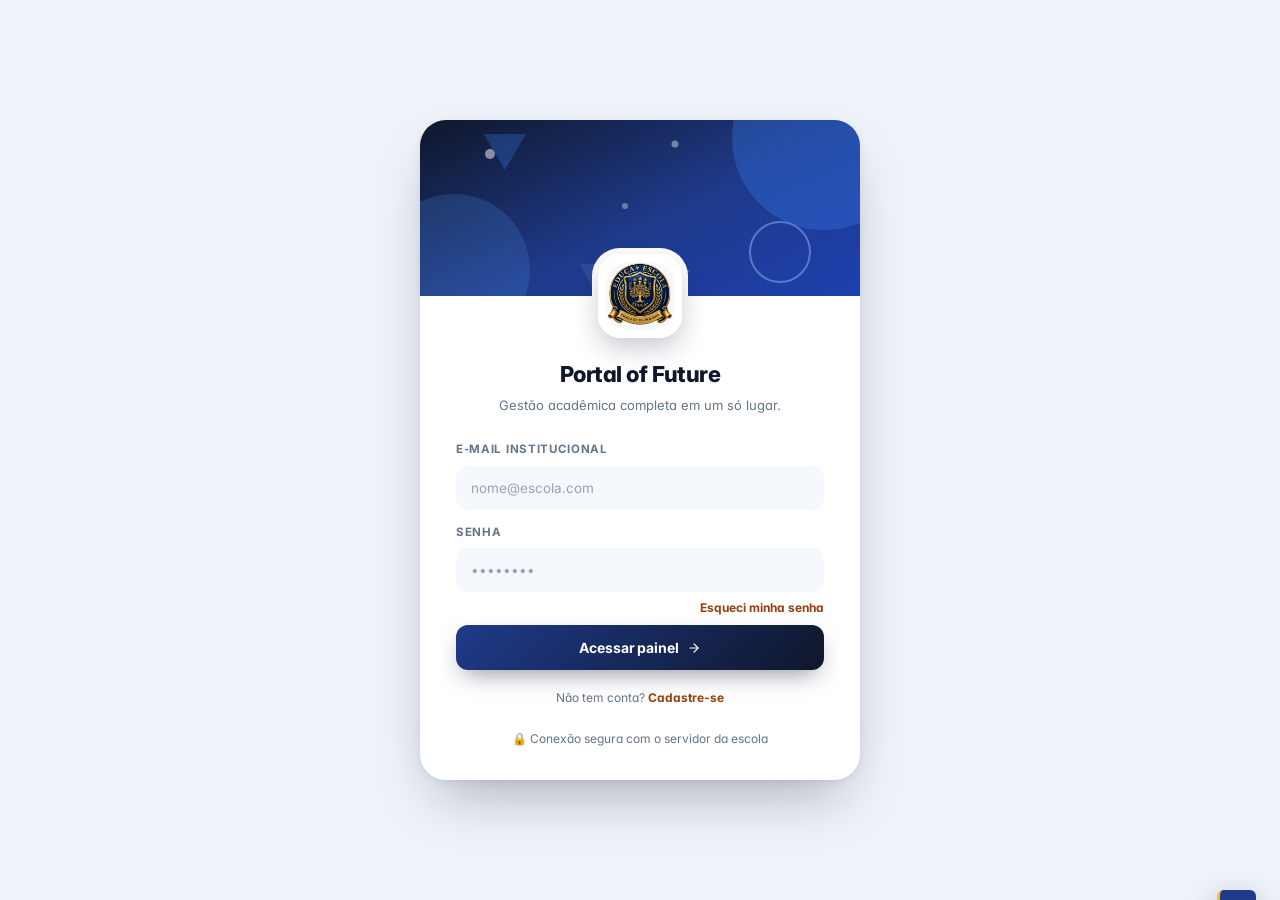
<file: index.html>
<!DOCTYPE html>
<html lang="pt-BR">
<head>
<meta charset="UTF-8">
<meta name="viewport" content="width=device-width, initial-scale=1.0">
<title>Portal of Future — Portal Acadêmico</title>
<link rel="icon" type="image/png" href="logo2.0-quadrada.png">
<link rel="manifest" href="manifest.webmanifest">
<meta name="theme-color" content="#1e3a8a">
<meta name="mobile-web-app-capable" content="yes">
<meta name="apple-mobile-web-app-capable" content="yes">
<meta name="apple-mobile-web-app-title" content="Portal">
<link rel="apple-touch-icon" href="icons/apple-touch-icon.png">
<link rel="stylesheet" href="style.css">
</head>
<body>

<!-- ==================== TELA DE LOGIN ==================== -->
<div id="auth-screen" class="auth-screen">
  <div class="auth-card">
    <div class="auth-card-header">
      <svg viewBox="0 0 440 176" preserveAspectRatio="xMidYMid slice" aria-hidden="true">
        <circle cx="404" cy="18" r="92" fill="#3b82f6" opacity=".30"/>
        <circle cx="34" cy="150" r="76" fill="#60a5fa" opacity=".16"/>
        <circle cx="360" cy="132" r="30" fill="none" stroke="#93c5fd" stroke-width="2" opacity=".45"/>
        <circle cx="70" cy="34" r="5" fill="#ffffff" opacity=".5"/>
        <circle cx="255" cy="24" r="3.5" fill="#ffffff" opacity=".4"/>
        <circle cx="205" cy="86" r="3" fill="#ffffff" opacity=".35"/>
        <polygon points="64,14 106,14 85,50" fill="#3b82f6" opacity=".28"/>
        <polygon points="160,144 196,144 178,178" fill="#ffffff" opacity=".08"/>
        <polygon points="242,150 270,150 256,174" fill="#93c5fd" opacity=".22"/>
      </svg>
    </div>
    <div class="auth-card-logo">
      <img src="logo2.0-quadrada.png" alt="Portal of Future" class="logo-img">
    </div>
    <div class="auth-card-body">
    <h1 class="auth-card-title">Portal of Future</h1>
    <p class="auth-card-sub">Gestão acadêmica completa em um só lugar.</p>

      <div id="setup-notice" class="setup-badge hidden">
        <svg class="ico ico-sm" viewBox="0 0 24 24"><path d="M12 2l3.09 6.26L22 9.27l-5 4.87 1.18 6.88L12 17.77l-6.18 3.25L7 14.14 2 9.27l6.91-1.01L12 2z"/></svg>
        Primeira configuração — crie o administrador
      </div>

      <form id="login-form" novalidate>
        <div id="login-msg" class="auth-msg error"></div>

        <label class="auth-field">
          <span>E-mail institucional</span>
          <div class="input-wrap">
            <svg class="input-ico" viewBox="0 0 24 24" fill="none" stroke="currentColor" stroke-width="2" stroke-linecap="round" stroke-linejoin="round">
              <path d="M4 4h16c1.1 0 2 .9 2 2v12c0 1.1-.9 2-2 2H4c-1.1 0-2-.9-2-2V6c0-1.1.9-2 2-2z"/>
              <polyline points="22,6 12,13 2,6"/>
            </svg>
            <input type="email" id="login-email" placeholder="nome@escola.com" autocomplete="username" required>
          </div>
        </label>

        <label class="auth-field">
          <span>Senha</span>
          <div class="input-wrap">
            <svg class="input-ico" viewBox="0 0 24 24" fill="none" stroke="currentColor" stroke-width="2" stroke-linecap="round" stroke-linejoin="round">
              <rect x="3" y="11" width="18" height="11" rx="2"/>
              <path d="M7 11V7a5 5 0 0 1 10 0v4"/>
            </svg>
            <input type="password" id="login-senha" placeholder="••••••••" autocomplete="current-password" required>
          </div>
        </label>

        <p class="auth-hint" style="text-align:right;margin-top:-8px;"><a href="#" id="link-to-forgot">Esqueci minha senha</a></p>

        <button type="submit" class="btn-auth">
          Acessar painel
          <svg class="ico ico-sm" viewBox="0 0 24 24"><line x1="5" y1="12" x2="19" y2="12"/><polyline points="12 5 19 12 12 19"/></svg>
        </button>

        <p class="auth-hint" style="margin-top:18px;">Não tem conta? <a href="#" id="link-to-signup">Cadastre-se</a></p>
      </form>

      <form id="forgot-form" class="hidden" novalidate>
        <div id="forgot-msg" class="auth-msg"></div>
        <p class="text-sm text-muted" style="margin-bottom:16px;line-height:1.5;">Informe o e-mail da sua conta. Se ele estiver cadastrado, enviamos um link para redefinir a senha.</p>

        <label class="auth-field">
          <span>E-mail</span>
          <div class="input-wrap">
            <svg class="input-ico" viewBox="0 0 24 24" fill="none" stroke="currentColor" stroke-width="2" stroke-linecap="round" stroke-linejoin="round">
              <path d="M4 4h16c1.1 0 2 .9 2 2v12c0 1.1-.9 2-2 2H4c-1.1 0-2-.9-2-2V6c0-1.1.9-2 2-2z"/>
              <polyline points="22,6 12,13 2,6"/>
            </svg>
            <input type="email" id="forgot-email" placeholder="nome@escola.com" autocomplete="username" required>
          </div>
        </label>

        <button type="submit" class="btn-auth">Enviar link</button>

        <p class="auth-hint" style="margin-top:18px;">Lembrou a senha? <a href="#" id="link-to-login-from-forgot">Entrar</a></p>
      </form>

      <form id="reset-form" class="hidden" novalidate>
        <div id="reset-msg" class="auth-msg"></div>
        <p class="text-sm text-muted" style="margin-bottom:16px;line-height:1.5;">Defina sua nova senha.</p>

        <label class="auth-field">
          <span>Nova senha</span>
          <div class="input-wrap">
            <svg class="input-ico" viewBox="0 0 24 24" fill="none" stroke="currentColor" stroke-width="2" stroke-linecap="round" stroke-linejoin="round">
              <rect x="3" y="11" width="18" height="11" rx="2"/>
              <path d="M7 11V7a5 5 0 0 1 10 0v4"/>
            </svg>
            <input type="password" id="reset-senha" placeholder="Mín. 8 caracteres" autocomplete="new-password" required>
          </div>
        </label>

        <label class="auth-field">
          <span>Confirme a nova senha</span>
          <div class="input-wrap">
            <svg class="input-ico" viewBox="0 0 24 24" fill="none" stroke="currentColor" stroke-width="2" stroke-linecap="round" stroke-linejoin="round">
              <rect x="3" y="11" width="18" height="11" rx="2"/>
              <path d="M7 11V7a5 5 0 0 1 10 0v4"/>
            </svg>
            <input type="password" id="reset-senha2" placeholder="Repita a senha" autocomplete="new-password" required>
          </div>
        </label>

        <button type="submit" class="btn-auth">Redefinir senha</button>
      </form>

      <form id="signup-form" class="hidden" novalidate>
        <div id="signup-msg" class="auth-msg"></div>

        <label class="auth-field">
          <span>Eu sou</span>
          <div class="input-wrap">
            <svg class="input-ico" viewBox="0 0 24 24" fill="none" stroke="currentColor" stroke-width="2" stroke-linecap="round" stroke-linejoin="round">
              <path d="M20 21v-2a4 4 0 0 0-4-4H8a4 4 0 0 0-4 4v2"/>
              <circle cx="12" cy="7" r="4"/>
            </svg>
            <select id="signup-role" required>
              <option value="aluno">Aluno</option>
              <option value="responsavel">Responsável</option>
              <option value="professor">Professor</option>
              <option value="coordenador">Coordenador</option>
            </select>
          </div>
        </label>

        <label class="auth-field hidden" id="signup-matricula-field">
          <span>Matrícula do aluno</span>
          <div class="input-wrap">
            <svg class="input-ico" viewBox="0 0 24 24" fill="none" stroke="currentColor" stroke-width="2" stroke-linecap="round" stroke-linejoin="round">
              <rect x="3" y="4" width="18" height="18" rx="2"/><line x1="16" y1="2" x2="16" y2="6"/><line x1="8" y1="2" x2="8" y2="6"/><line x1="3" y1="10" x2="21" y2="10"/>
            </svg>
            <input type="text" id="signup-matricula" placeholder="Ex: 2024011">
          </div>
          <p id="signup-matricula-msg" class="hidden" style="font-size:12px;margin-top:6px;"></p>
          <button type="button" id="signup-matricula-verificar" style="margin-top:10px;padding:9px 16px;border-radius:8px;border:1.5px solid var(--border-2);background:var(--surface);color:var(--ink-2);font-size:12.5px;font-weight:600;cursor:pointer;">Verificar matrícula</button>
        </label>

        <div class="hidden" id="signup-matricula-confirm" style="background:var(--success-soft);border:1px solid #bbf7d0;border-radius:12px;padding:14px;margin-bottom:16px;">
          <p style="font-size:13.5px;color:var(--ink-2);margin-bottom:10px;">Encontramos: <strong id="signup-matricula-confirm-name"></strong>. É esse o aluno?</p>
          <div style="display:flex;gap:8px;flex-wrap:wrap;">
            <button type="button" id="signup-matricula-sim" style="padding:8px 16px;border-radius:8px;border:none;background:var(--blue-dark);color:#fff;font-size:12.5px;font-weight:700;cursor:pointer;">Sim, é esse aluno</button>
            <button type="button" id="signup-matricula-nao" style="padding:8px 16px;border-radius:8px;border:1.5px solid var(--border-2);background:var(--surface);color:var(--ink-2);font-size:12.5px;font-weight:600;cursor:pointer;">Não, corrigir matrícula</button>
          </div>
        </div>

        <div id="signup-rest-fields">
          <label class="auth-field">
            <span>Nome completo</span>
            <div class="input-wrap">
              <svg class="input-ico" viewBox="0 0 24 24" fill="none" stroke="currentColor" stroke-width="2" stroke-linecap="round" stroke-linejoin="round">
                <path d="M20 21v-2a4 4 0 0 0-4-4H8a4 4 0 0 0-4 4v2"/>
                <circle cx="12" cy="7" r="4"/>
              </svg>
              <input type="text" id="signup-nome" placeholder="Seu nome completo" autocomplete="name" required>
            </div>
          </label>

          <div class="auth-row">
            <label class="auth-field">
              <span>E-mail</span>
              <div class="input-wrap">
                <svg class="input-ico" viewBox="0 0 24 24" fill="none" stroke="currentColor" stroke-width="2" stroke-linecap="round" stroke-linejoin="round">
                  <path d="M4 4h16c1.1 0 2 .9 2 2v12c0 1.1-.9 2-2 2H4c-1.1 0-2-.9-2-2V6c0-1.1.9-2 2-2z"/>
                  <polyline points="22,6 12,13 2,6"/>
                </svg>
                <input type="email" id="signup-email" placeholder="nome@escola.com" autocomplete="email" required>
              </div>
            </label>

            <label class="auth-field">
              <span>Celular</span>
              <div class="input-wrap">
                <svg class="input-ico" viewBox="0 0 24 24" fill="none" stroke="currentColor" stroke-width="2" stroke-linecap="round" stroke-linejoin="round">
                  <path d="M22 16.92v3a2 2 0 0 1-2.18 2 19.79 19.79 0 0 1-8.63-3.07 19.5 19.5 0 0 1-6-6 19.79 19.79 0 0 1-3.07-8.67A2 2 0 0 1 4.11 2h3a2 2 0 0 1 2 1.72c.127.96.362 1.903.7 2.81a2 2 0 0 1-.45 2.11L8.09 9.91a16 16 0 0 0 6 6l1.27-1.27a2 2 0 0 1 2.11-.45c.907.338 1.85.573 2.81.7A2 2 0 0 1 22 16.92z"/>
                </svg>
                <input type="tel" id="signup-celular" placeholder="(00) 00000-0000" autocomplete="tel" required>
              </div>
            </label>
          </div>

          <div class="auth-row">
            <label class="auth-field" id="signup-curso-field">
              <span>Curso</span>
              <div class="input-wrap">
                <svg class="input-ico" viewBox="0 0 24 24" fill="none" stroke="currentColor" stroke-width="2" stroke-linecap="round" stroke-linejoin="round">
                  <path d="M22 10v6"/><path d="M2 10l10-5 10 5-10 5z"/><path d="M6 12v5c3 3 9 3 12 0v-5"/>
                </svg>
                <select id="signup-curso"><option value="">Selecione...</option></select>
              </div>
            </label>

            <label class="auth-field" id="signup-turno-field">
              <span>Turno</span>
              <div class="input-wrap">
                <svg class="input-ico" viewBox="0 0 24 24" fill="none" stroke="currentColor" stroke-width="2" stroke-linecap="round" stroke-linejoin="round">
                  <circle cx="12" cy="12" r="10"/><polyline points="12 6 12 12 16 14"/>
                </svg>
                <select id="signup-turno"><option value="">Selecione...</option><option>Manhã</option><option>Tarde</option><option>Noite</option></select>
              </div>
            </label>
          </div>

          <label class="auth-field">
            <span>Senha</span>
            <div class="input-wrap">
              <svg class="input-ico" viewBox="0 0 24 24" fill="none" stroke="currentColor" stroke-width="2" stroke-linecap="round" stroke-linejoin="round">
                <rect x="3" y="11" width="18" height="11" rx="2"/>
                <path d="M7 11V7a5 5 0 0 1 10 0v4"/>
              </svg>
              <input type="password" id="signup-senha" placeholder="Mín. 8 caracteres" autocomplete="new-password" required>
            </div>
          </label>

          <button type="submit" class="btn-auth">
            Enviar cadastro
            <svg class="ico ico-sm" viewBox="0 0 24 24"><path d="M12 5v14M5 12h14"/></svg>
          </button>
        </div>

        <p class="auth-hint" style="margin-top:18px;">Já tem conta? <a href="#" id="link-to-login">Entrar</a></p>
      </form>

      <form id="setup-form" class="hidden" novalidate>
        <div id="setup-msg" class="auth-msg"></div>

        <label class="auth-field">
          <span>Nome completo</span>
          <div class="input-wrap">
            <svg class="input-ico" viewBox="0 0 24 24" fill="none" stroke="currentColor" stroke-width="2" stroke-linecap="round" stroke-linejoin="round">
              <path d="M20 21v-2a4 4 0 0 0-4-4H8a4 4 0 0 0-4 4v2"/>
              <circle cx="12" cy="7" r="4"/>
            </svg>
            <input type="text" id="setup-nome" placeholder="Seu nome completo" autocomplete="name" required>
          </div>
        </label>

        <label class="auth-field">
          <span>E-mail institucional</span>
          <div class="input-wrap">
            <svg class="input-ico" viewBox="0 0 24 24" fill="none" stroke="currentColor" stroke-width="2" stroke-linecap="round" stroke-linejoin="round">
              <path d="M4 4h16c1.1 0 2 .9 2 2v12c0 1.1-.9 2-2 2H4c-1.1 0-2-.9-2-2V6c0-1.1.9-2 2-2z"/>
              <polyline points="22,6 12,13 2,6"/>
            </svg>
            <input type="email" id="setup-email" placeholder="nome@escola.com" autocomplete="email" required>
          </div>
        </label>

        <div class="auth-row">
          <label class="auth-field">
            <span>Senha</span>
            <div class="input-wrap">
              <svg class="input-ico" viewBox="0 0 24 24" fill="none" stroke="currentColor" stroke-width="2" stroke-linecap="round" stroke-linejoin="round">
                <rect x="3" y="11" width="18" height="11" rx="2"/>
                <path d="M7 11V7a5 5 0 0 1 10 0v4"/>
              </svg>
              <input type="password" id="setup-senha" placeholder="Mín. 8 caracteres" autocomplete="new-password" required>
            </div>
          </label>
          <label class="auth-field">
            <span>Confirmar</span>
            <div class="input-wrap">
              <svg class="input-ico" viewBox="0 0 24 24" fill="none" stroke="currentColor" stroke-width="2" stroke-linecap="round" stroke-linejoin="round">
                <rect x="3" y="11" width="18" height="11" rx="2"/>
                <path d="M7 11V7a5 5 0 0 1 10 0v4"/>
              </svg>
              <input type="password" id="setup-senha2" placeholder="Repita a senha" autocomplete="new-password" required>
            </div>
          </label>
        </div>

        <button type="submit" class="btn-auth">
          Criar administrador
          <svg class="ico ico-sm" viewBox="0 0 24 24"><path d="M12 5v14M5 12h14"/></svg>
        </button>
      </form>

    <p class="auth-hint">🔒 Conexão segura com o servidor da escola</p>
    </div>
  </div>
</div>

<!-- ==================== APP ==================== -->
<div id="app" class="app hidden">
  <aside id="sidebar" class="sidebar"></aside>
  <div class="main">
    <header id="topbar" class="topbar"></header>
    <div id="view" class="view"></div>
  </div>
  <div id="overlay" class="overlay hidden"></div>
</div>

<div id="toast" class="toast"></div>

<script src="js/core.js"></script>
<script src="js/app.js"></script>
<script src="js/dashboards.js"></script>
<script src="js/pessoas.js"></script>
<script src="js/academico.js"></script>
<script src="js/boletim.js"></script>
<script src="js/calendario.js"></script>
<script src="js/auditoria.js"></script>
<script src="js/anos.js"></script>
<script src="js/fechamento.js"></script>
<script src="js/export.js"></script>
<script src="js/mensagens.js"></script>
<script src="js/anexos.js"></script>
<script src="js/justificativas.js"></script>
<script src="js/pwa.js"></script>
<script src="js/main.js"></script>
</body>
</html>
</file>
<file: style.css>
@import url('https://fonts.googleapis.com/css2?family=Inter:wght@400;500;600;700;800;900&family=JetBrains+Mono:wght@500;600&display=swap');

*, *::before, *::after { margin: 0; padding: 0; box-sizing: border-box; }

:root {
  --bg: #eef2f9;
  --surface: #ffffff;
  --surface-2: #f5f8fc;
  --border: #d8e0ed;
  --border-2: #b8c5db;
  --ink: #0f172a;
  --ink-2: #334155;
  --muted: #64748b;
  --subtle: #94a3b8;
  --blue: #1e40af;
  --blue-dark: #1e3a8a;
  --blue-light: #3b82f6;
  --blue-soft: #dbeafe;
  --blue-glow: rgba(30, 64, 175, .18);
  --yellow: #fbbf24;
  --yellow-dark: #d97706;
  --yellow-light: #fcd34d;
  --yellow-soft: #fef3c7;
  --success: #15803d;
  --success-soft: #f0fdf4;
  --warning: #a16207;
  --warning-soft: #fffbeb;
  --danger: #b91c1c;
  --danger-soft: #fef2f2;
  --radius: 6px;
  --radius-lg: 10px;
  --rail-w: 72px;
  --rail-w-open: 260px;
  --topbar-h: 76px;
  --font: 'Inter', -apple-system, BlinkMacSystemFont, 'Segoe UI', sans-serif;
  --mono: 'JetBrains Mono', 'SF Mono', Consolas, monospace;
  --transition: all .15s cubic-bezier(.4, 0, .2, 1);
}

html { scroll-behavior: smooth; }
html, body { height: 100%; }

body {
  font-family: var(--font);
  background: var(--bg);
  color: var(--ink);
  font-size: 14px;
  line-height: 1.5;
  -webkit-font-smoothing: antialiased;
  font-feature-settings: 'cv02', 'cv03', 'cv04', 'cv11';
  overflow-x: hidden;
}

/* ============================================================================
   ✨ ANIMAÇÕES DE ENTRADA
   ============================================================================ */
@keyframes fadeUp {
  from { opacity: 0; transform: translateY(24px); }
  to   { opacity: 1; transform: translateY(0); }
}
@keyframes fadeRight {
  from { opacity: 0; transform: translateX(-32px); }
  to   { opacity: 1; transform: translateX(0); }
}
@keyframes popIn {
  0%   { opacity: 0; transform: scale(.85); }
  60%  { transform: scale(1.05); }
  100% { opacity: 1; transform: scale(1); }
}
@keyframes glowPulse {
  0%, 100% { box-shadow: 0 0 0 0 rgba(251, 191, 36, .6), 0 4px 14px rgba(251, 191, 36, .35); }
  50%      { box-shadow: 0 0 0 12px rgba(251, 191, 36, 0), 0 4px 28px rgba(251, 191, 36, .8); }
}
@keyframes barShine {
  0%   { transform: translateX(-100%); }
  100% { transform: translateX(100%); }
}
@keyframes dotPulse {
  0%, 100% { transform: scale(1); box-shadow: 0 0 0 0 rgba(251, 191, 36, .7); }
  50%      { transform: scale(1.2); box-shadow: 0 0 0 6px rgba(251, 191, 36, 0); }
}
@keyframes toastIn {
  0%   { opacity: 0; transform: translateY(40px) scale(.9); }
  60%  { transform: translateY(-4px) scale(1.02); }
  100% { opacity: 1; transform: translateY(0) scale(1); }
}

button, input, select, textarea { font-family: inherit; font-size: inherit; color: inherit; }
button { cursor: pointer; }
a { color: var(--blue); text-decoration: none; }
a:hover { text-decoration: underline; }
.hidden { display: none !important; }

::-webkit-scrollbar { width: 8px; height: 8px; }
::-webkit-scrollbar-track { background: transparent; }
::-webkit-scrollbar-thumb { background: var(--border-2); border-radius: 4px; }
::-webkit-scrollbar-thumb:hover { background: var(--subtle); }

.ico { width: 18px; height: 18px; stroke: currentColor; fill: none; stroke-width: 1.8; stroke-linecap: round; stroke-linejoin: round; flex-shrink: 0; }
.ico-sm { width: 14px; height: 14px; stroke-width: 2; }

h1, h2, h3, h4 { letter-spacing: -0.02em; }
.mono { font-family: var(--mono); font-feature-settings: 'tnum'; }

.logo-img {
  width: 100%; height: 100%; object-fit: contain;
  display: block; border-radius: inherit;
  user-select: none; -webkit-user-drag: none;
}

/* ============================================================================
   🎨 TELA DE LOGIN — crachá geométrico + formulário claro
   ============================================================================ */
.auth-screen {
  min-height: 100vh;
  display: flex;
  align-items: center;
  justify-content: center;
  padding: 40px 20px;
  background: var(--bg);
}

.auth-card {
  width: 100%; max-width: 440px;
  background: var(--surface);
  border-radius: 26px;
  overflow: hidden;
  box-shadow: 0 28px 60px -20px rgba(15, 23, 42, .35), 0 2px 8px rgba(15, 23, 42, .06);
  animation: popIn .5s cubic-bezier(.22, 1, .36, 1) both;
}

/* Faixa superior: mosaico geométrico autoral em tons de azul-marinho — a
   identidade do crachá aparece antes de qualquer campo pedir algo. */
.auth-card-header {
  position: relative;
  height: 176px;
  background: linear-gradient(155deg, #0f172a 0%, #1e3a8a 55%, #1e40af 100%);
}
.auth-card-header svg { position: absolute; inset: 0; width: 100%; height: 100%; display: block; }

.auth-card-logo {
  position: relative;
  z-index: 2;
  width: 84px; height: 84px;
  margin: -42px auto 0;
  border-radius: 22px;
  background: #fff;
  box-shadow: 0 10px 26px rgba(15, 23, 42, .22), 0 0 0 6px var(--surface);
  display: flex; align-items: center; justify-content: center;
  padding: 8px;
  overflow: hidden;
}

.auth-card-body { padding: 20px 36px 32px; }

.auth-card-title {
  text-align: center;
  font-size: 22px; font-weight: 800; letter-spacing: -0.02em;
  color: var(--ink); margin-bottom: 4px;
}
.auth-card-sub {
  text-align: center;
  font-size: 13px; color: var(--muted); line-height: 1.6;
  margin-bottom: 26px;
}

.setup-badge {
  display: flex; align-items: center; justify-content: center; gap: 6px;
  padding: 8px 14px;
  background: var(--yellow-soft);
  color: #7c4a03;
  border: 1px solid rgba(217, 119, 6, .25);
  border-radius: 100px;
  font-size: 11.5px; font-weight: 700;
  margin-bottom: 22px;
  letter-spacing: .02em;
  animation: popIn .5s .3s cubic-bezier(.34, 1.56, .64, 1) both;
}

/* Campos lisos, sem ícone — rótulo em cima, preenchimento plano (ver DESIGN.md) */
.auth-field { display: block; margin-bottom: 14px; position: relative; }
.auth-field > span {
  display: block;
  font-size: 11.5px; font-weight: 700;
  color: var(--muted); margin-bottom: 7px;
  text-transform: uppercase; letter-spacing: .06em;
}
.auth-field .input-wrap { position: relative; }
.auth-field .input-ico { display: none; }
.auth-field input,
.auth-field select {
  width: 100%;
  padding: 13px 14px;
  border: 1.5px solid transparent;
  border-radius: 12px;
  background: var(--surface-2);
  color: var(--ink);
  outline: none;
  transition: var(--transition);
  font-size: 13.5px;
  font-weight: 500;
}
.auth-field input::placeholder { color: var(--subtle); font-weight: 400; }
.auth-field select { cursor: pointer; }
.auth-field input:focus,
.auth-field select:focus {
  border-color: var(--blue);
  background: var(--surface);
  box-shadow: 0 0 0 4px var(--blue-glow);
}

.auth-row { display: grid; grid-template-columns: 1fr 1fr; gap: 10px; }
.auth-row .auth-field { margin-bottom: 14px; }

.auth-msg {
  padding: 11px 14px;
  border-radius: 10px;
  font-size: 12.5px;
  font-weight: 600;
  margin-bottom: 16px;
  display: none;
}
.auth-msg.show { display: block; animation: fadeUp .3s ease; }
.auth-msg.error { background: var(--danger-soft); color: var(--danger); }
.auth-msg.success { background: var(--success-soft); color: var(--success); }

.btn-auth {
  width: 100%;
  padding: 14px 18px;
  border: none;
  border-radius: 12px;
  background: linear-gradient(135deg, var(--blue-dark) 0%, #0f172a 100%);
  color: #fff;
  font-size: 14px;
  font-weight: 700;
  display: flex;
  align-items: center;
  justify-content: center;
  gap: 8px;
  transition: all .2s ease;
  margin-top: 8px;
  letter-spacing: -0.005em;
  box-shadow: 0 10px 24px -8px rgba(15, 23, 42, .5);
}
.btn-auth:hover { transform: translateY(-1px); box-shadow: 0 14px 30px -8px rgba(15, 23, 42, .55); }
.btn-auth:active { transform: translateY(0) scale(.99); }

.auth-hint {
  text-align: center;
  font-size: 12px;
  color: var(--muted);
  margin-top: 22px;
  line-height: 1.6;
}
.auth-hint a { color: #92400e; font-weight: 700; }

@media (max-width: 480px) {
  .auth-screen { padding: 0; align-items: flex-start; }
  .auth-card { max-width: none; min-height: 100vh; border-radius: 0; }
  .auth-card-body { padding: 20px 24px 28px; }
  .auth-row { grid-template-columns: 1fr; }
  .auth-row .auth-field { margin-bottom: 14px; }
}

/* ============================================================================
   APP
   ============================================================================ */
.app { display: flex; min-height: 100vh; position: relative; z-index: 1; background: transparent; }

.sidebar {
  width: var(--rail-w);
  background: linear-gradient(180deg, #0f172a 0%, #1e3a8a 100%);
  position: fixed; top: 0; left: 0; bottom: 0; z-index: 40;
  display: flex; flex-direction: column; overflow: hidden;
  transition: width .28s cubic-bezier(.4, 0, .2, 1);
  box-shadow: 0 0 0 rgba(0,0,0,0);
  animation: fadeRight .5s cubic-bezier(.22, 1, .36, 1) both;
}
.sidebar:hover { width: var(--rail-w-open); box-shadow: 8px 0 40px rgba(15, 23, 42, .25); }

.sidebar-header {
  height: var(--topbar-h);
  display: flex; align-items: center; justify-content: center;
  gap: 0; padding: 0;
  border-bottom: 1px solid rgba(255, 255, 255, .08);
  flex-shrink: 0; overflow: hidden;
  transition: padding .25s, gap .25s, justify-content .25s;
  white-space: nowrap;
}
.sidebar:hover .sidebar-header { padding: 0 20px; justify-content: flex-start; gap: 12px; }
.sidebar-header .logo {
  width: 44px; height: 44px; border-radius: 10px;
  background: #ffffff;
  display: flex; align-items: center; justify-content: center;
  padding: 3px; flex-shrink: 0; overflow: hidden;
  box-shadow: 0 0 20px rgba(251, 191, 36, .4);
  animation: glowPulse 3s ease-in-out infinite;
}
.sidebar-header::after {
  content: 'Portal of Future';
  opacity: 0; color: #fff; font-weight: 700;
  font-size: 14px; letter-spacing: -0.02em; white-space: nowrap;
  transition: opacity .2s .05s; overflow: hidden; max-width: 0;
}
.sidebar:hover .sidebar-header::after { opacity: 1; max-width: 200px; }

.sidebar-nav {
  flex: 1; padding: 20px 14px;
  display: flex; flex-direction: column; gap: 2px;
  overflow-y: auto; overflow-x: hidden;
  transition: padding .25s;
}
.sidebar-nav::-webkit-scrollbar { width: 4px; }
.sidebar-nav::-webkit-scrollbar-thumb { background: rgba(255,255,255,.15); border-radius: 2px; }
.sidebar:hover .sidebar-nav { padding: 20px 12px; }

.nav-group-title {
  height: 1px; background: rgba(255, 255, 255, .08);
  margin: 14px 8px 10px; font-size: 0;
  overflow: hidden; flex-shrink: 0;
  transition: all .25s; white-space: nowrap;
}
.sidebar:hover .nav-group-title {
  height: auto; background: transparent;
  font-size: 10px; font-weight: 600;
  color: #94a3b8; letter-spacing: .12em;
  text-transform: uppercase;
  padding: 14px 12px 6px; margin: 0;
}
.nav-group-title:first-child { display: none; }

.nav-item {
  width: 100%; height: 44px;
  display: flex; align-items: center; justify-content: center;
  gap: 0; padding: 0;
  border: none; background: transparent; color: #cbd5e1;
  border-radius: 8px; transition: all .15s;
  position: relative; flex-shrink: 0;
  overflow: hidden; white-space: nowrap;
  animation: fadeRight .4s cubic-bezier(.22, 1, .36, 1) both;
}
.nav-item .ico { width: 20px; height: 20px; flex-shrink: 0; }
.nav-item span {
  font-size: 13.5px; font-weight: 500;
  letter-spacing: -0.005em; white-space: nowrap;
  opacity: 0; max-width: 0; overflow: hidden;
  transition: opacity .2s .05s, max-width .25s;
}
.sidebar:hover .nav-item { justify-content: flex-start; padding: 0 12px; gap: 12px; }
.sidebar:hover .nav-item span { opacity: 1; max-width: 200px; }
.nav-item:hover { background: rgba(255, 255, 255, .08); color: #fff; transform: translateX(2px); }
.nav-item.active { background: var(--yellow); color: var(--blue-dark); font-weight: 600; box-shadow: 0 4px 16px rgba(251, 191, 36, .4); }
.nav-item.active .ico { stroke-width: 2.2; }

.sidebar-footer {
  padding: 16px 14px;
  border-top: 1px solid rgba(255, 255, 255, .08);
  display: flex; align-items: center; justify-content: center;
  gap: 0; flex-shrink: 0; overflow: hidden;
  transition: padding .25s, gap .25s, justify-content .25s;
  white-space: nowrap;
}
.sidebar:hover .sidebar-footer { padding: 16px 20px; justify-content: flex-start; gap: 12px; }
.sidebar-footer .avatar {
  width: 36px; height: 36px; border-radius: 8px;
  background: var(--yellow) !important;
  color: var(--blue-dark) !important;
  font-weight: 700; font-size: 12px;
  display: flex; align-items: center; justify-content: center;
  letter-spacing: -0.02em; flex-shrink: 0; cursor: pointer;
}
.sidebar-footer .uinfo {
  opacity: 0; max-width: 0; overflow: hidden;
  transition: opacity .2s .05s, max-width .25s;
}
.sidebar:hover .sidebar-footer .uinfo { opacity: 1; max-width: 200px; }
.sidebar-footer .uinfo strong {
  display: block; font-size: 13px; color: #fff; font-weight: 600;
  white-space: nowrap; overflow: hidden; text-overflow: ellipsis;
}
.sidebar-footer .uinfo span {
  display: block; font-size: 10.5px; color: #cbd5e1;
  text-transform: uppercase; letter-spacing: .08em;
  font-weight: 500; white-space: nowrap;
}

.main { flex: 1; margin-left: var(--rail-w); display: flex; flex-direction: column; min-width: 0; }

.topbar {
  height: var(--topbar-h);
  background: rgba(255, 255, 255, .88);
  backdrop-filter: blur(20px) saturate(180%);
  -webkit-backdrop-filter: blur(20px) saturate(180%);
  border-bottom: 1px solid var(--border);
  display: flex; align-items: center;
  position: sticky; top: 0; z-index: 30;
  padding: 0 32px;
  animation: fadeUp .4s .1s cubic-bezier(.22, 1, .36, 1) both;
}
.topbar-inner {
  width: 100%; max-width: 1400px; margin: 0 auto;
  display: flex; align-items: center; gap: 16px; height: 100%;
}
.topbar .menu-toggle {
  display: none; background: none; border: none;
  color: var(--ink); padding: 8px; border-radius: var(--radius);
}
.topbar .menu-toggle:hover { background: var(--surface-2); }
.topbar .page-title {
  font-size: 18px; font-weight: 700;
  letter-spacing: -0.02em; color: var(--ink); line-height: 1.2;
}
.topbar .page-title small {
  display: block; font-size: 11px; font-weight: 500;
  color: var(--muted); letter-spacing: .06em;
  text-transform: uppercase; margin-top: 2px;
}
.topbar-actions { margin-left: auto; display: flex; align-items: center; gap: 8px; }

.icon-btn {
  width: 38px; height: 38px; border-radius: var(--radius);
  border: 1px solid var(--border);
  background: rgba(255, 255, 255, .8);
  color: var(--muted);
  display: flex; align-items: center; justify-content: center;
  transition: var(--transition); position: relative;
}
.icon-btn:hover { background: #fff; color: var(--blue); border-color: var(--blue); transform: translateY(-1px); box-shadow: 0 4px 12px var(--blue-glow); }
.icon-btn .dot {
  position: absolute; top: 8px; right: 8px;
  width: 6px; height: 6px;
  background: var(--yellow); border-radius: 50%;
  border: 1.5px solid #fff;
  animation: dotPulse 2s ease-in-out infinite;
}

.view {
  flex: 1; width: 100%; max-width: 1400px;
  margin: 0 auto; padding: 40px 32px 64px;
  animation: fadeUp .5s .2s cubic-bezier(.22, 1, .36, 1) both;
}

.overlay { position: fixed; inset: 0; background: rgba(15, 23, 42, .5); z-index: 35; }

.btn {
  display: inline-flex; align-items: center; justify-content: center;
  gap: 6px; padding: 9px 14px;
  border: 1px solid transparent; border-radius: var(--radius);
  font-size: 13px; font-weight: 600; letter-spacing: -0.005em;
  transition: var(--transition); white-space: nowrap; line-height: 1.2;
}
.btn:active { transform: translateY(1px) scale(.98); }
.btn:disabled { opacity: .5; cursor: not-allowed; }

.btn-primary { background: var(--blue); color: #fff; border-color: var(--blue); }
.btn-primary:hover { background: var(--blue-dark); border-color: var(--blue-dark); box-shadow: 0 6px 20px rgba(30, 64, 175, .35); transform: translateY(-1px); }
.btn-secondary { background: var(--surface); color: var(--ink); border-color: var(--border-2); }
.btn-secondary:hover { background: var(--surface-2); border-color: var(--blue); color: var(--blue); }
.btn-success { background: var(--surface); color: var(--success); border-color: #bbf7d0; }
.btn-success:hover { background: var(--success-soft); border-color: var(--success); }
.btn-danger { background: var(--surface); color: var(--danger); border-color: #fecaca; }
.btn-danger:hover { background: var(--danger-soft); border-color: var(--danger); }
.btn-ghost { background: transparent; color: var(--blue); border-color: transparent; }
.btn-ghost:hover { background: var(--blue-soft); }

.btn-sm { padding: 7px 12px; font-size: 12.5px; }
.btn-xs { padding: 4px 9px; font-size: 11.5px; gap: 4px; }

.card {
  background: rgba(255, 255, 255, .96);
  backdrop-filter: blur(16px) saturate(140%);
  -webkit-backdrop-filter: blur(16px) saturate(140%);
  border: 1px solid var(--border);
  border-radius: var(--radius-lg);
  overflow: hidden;
  transition: var(--transition);
  animation: fadeUp .5s cubic-bezier(.22, 1, .36, 1) both;
}
.card:hover { border-color: var(--blue); box-shadow: 0 8px 32px rgba(30, 64, 175, .1); }

.card-header {
  padding: 18px 24px; border-bottom: 1px solid var(--border);
  display: flex; align-items: center; justify-content: space-between;
  gap: 12px; flex-wrap: wrap;
  background: linear-gradient(180deg, var(--surface-2), transparent);
}
.card-header h3 {
  font-size: 14px; font-weight: 600; letter-spacing: -0.01em;
  color: var(--ink); display: flex; align-items: center; gap: 10px;
}
.card-header h3 .ico { color: var(--blue); }
.card-body { padding: 24px; }
.card-pad { padding: 24px; }

.stats-grid {
  display: grid; grid-template-columns: repeat(auto-fit, minmax(180px, 1fr));
  gap: 1px; background: var(--border);
  border: 1px solid var(--border);
  border-radius: var(--radius-lg);
  overflow: hidden; margin-bottom: 32px;
}
.stat-card {
  background: rgba(255, 255, 255, .96);
  backdrop-filter: blur(16px);
  padding: 22px 24px;
  display: flex; flex-direction: column; gap: 14px;
  transition: var(--transition);
  animation: popIn .5s cubic-bezier(.34, 1.56, .64, 1) both;
}
.stat-card:nth-child(1) { animation-delay: .05s; }
.stat-card:nth-child(2) { animation-delay: .10s; }
.stat-card:nth-child(3) { animation-delay: .15s; }
.stat-card:nth-child(4) { animation-delay: .20s; }
.stat-card:nth-child(5) { animation-delay: .25s; }
.stat-card:nth-child(6) { animation-delay: .30s; }
.stat-card:nth-child(7) { animation-delay: .35s; }
.stat-card:nth-child(8) { animation-delay: .40s; }
.stat-card:hover { background: #fff; transform: translateY(-2px); }
.stat-icon {
  width: 34px; height: 34px; border-radius: var(--radius);
  display: flex; align-items: center; justify-content: center;
  background: var(--blue-soft); color: var(--blue);
  align-self: flex-start; transition: var(--transition);
}
.stat-card:hover .stat-icon { transform: scale(1.1) rotate(-5deg); }
.stat-icon .ico { width: 17px; height: 17px; stroke-width: 2; }
.stat-icon.blue { background: var(--blue-soft); color: var(--blue); }
.stat-icon.sky { background: #cffafe; color: #0e7490; }
.stat-icon.purple { background: #ede9fe; color: #6d28d9; }
.stat-icon.pink { background: #fce7f3; color: #be185d; }
.stat-icon.green { background: var(--success-soft); color: var(--success); }
.stat-icon.amber { background: var(--yellow-soft); color: var(--yellow-dark); }
.stat-icon.red { background: var(--danger-soft); color: var(--danger); }
.stat-info .label {
  font-size: 11px; font-weight: 600; text-transform: uppercase;
  letter-spacing: .08em; color: var(--muted); margin-bottom: 4px;
}
.stat-info .value {
  font-size: 28px; font-weight: 700; letter-spacing: -0.03em;
  line-height: 1; color: var(--ink); font-feature-settings: 'tnum';
}

.table-wrap { overflow-x: auto; }
table.data { width: 100%; border-collapse: collapse; font-size: 13.5px; }
table.data thead th {
  padding: 11px 20px; text-align: left;
  font-size: 11px; font-weight: 600;
  text-transform: uppercase; letter-spacing: .08em;
  color: var(--muted); background: var(--surface-2);
  border-bottom: 1px solid var(--border); white-space: nowrap;
}
table.data tbody td {
  padding: 15px 20px; border-bottom: 1px solid var(--border);
  vertical-align: middle; color: var(--ink-2);
}
table.data tbody tr { transition: background .1s; }
table.data tbody tr:hover { background: var(--blue-soft); }
table.data tbody tr:last-child td { border-bottom: none; }
table.data tbody td strong { color: var(--ink); font-weight: 600; }

.cell-user { display: flex; align-items: center; gap: 12px; }
.cell-user .avatar-sm, .msg-item .avatar-sm, .msg-head .avatar-sm {
  width: 34px; height: 34px; border-radius: 8px;
  display: flex; align-items: center; justify-content: center;
  color: #fff; font-weight: 700; font-size: 12px;
  flex-shrink: 0; letter-spacing: -0.02em;
}
/* A photo replaces the initials div with an <img> of the same class -- this covers it
   the same way a div's background would (see Util.avatarHtml). */
.avatar-sm[src], .avatar[src] { object-fit: cover; display: block; }
.cell-user .u-meta strong { display: block; font-weight: 600; font-size: 13.5px; color: var(--ink); }
.cell-user .u-meta span { font-size: 12px; color: var(--muted); }

.actions { display: flex; gap: 4px; justify-content: flex-end; }

.badge {
  display: inline-flex; align-items: center; gap: 5px;
  padding: 3px 8px; border-radius: 4px;
  font-size: 11.5px; font-weight: 600;
  letter-spacing: -0.005em; border: 1px solid;
  line-height: 1.5; white-space: nowrap;
}
.badge::before { content: ''; width: 5px; height: 5px; border-radius: 50%; background: currentColor; }
.badge.green { background: var(--success-soft); color: var(--success); border-color: #bbf7d0; }
.badge.red { background: var(--danger-soft); color: var(--danger); border-color: #fecaca; }
.badge.amber { background: var(--yellow-soft); color: var(--yellow-dark); border-color: var(--yellow); }
.badge.blue { background: var(--blue-soft); color: var(--blue); border-color: #bfdbfe; }
.badge.gray { background: var(--surface-2); color: var(--muted); border-color: var(--border); }
.badge.purple { background: #ede9fe; color: #6d28d9; border-color: #ddd6fe; }
.badge.sky { background: #cffafe; color: #0e7490; border-color: #a5f3fc; }
.badge.pink { background: #fce7f3; color: #be185d; border-color: #fbcfe8; }

.form-grid {
  display: grid; grid-template-columns: repeat(auto-fit, minmax(220px, 1fr));
  gap: 16px;
}
.form-grid .full { grid-column: 1 / -1; }

.field-group { margin-bottom: 4px; }
.field-group label {
  display: block; font-size: 12px; font-weight: 600;
  margin-bottom: 6px; color: var(--ink-2);
  letter-spacing: -0.005em;
}
.field-group label .req { color: var(--blue); margin-left: 2px; }
.field-group input, .field-group select, .field-group textarea {
  width: 100%; padding: 10px 12px;
  border: 1px solid var(--border-2); border-radius: var(--radius);
  background: var(--surface); outline: none;
  transition: var(--transition); font-size: 13.5px; color: var(--ink);
}
.field-group input:focus, .field-group select:focus, .field-group textarea:focus {
  border-color: var(--blue); box-shadow: 0 0 0 3px var(--blue-glow);
}
.field-group textarea { resize: vertical; min-height: 90px; }
.field-group .err { color: var(--danger); font-size: 12px; margin-top: 5px; display: none; }
.field-group.invalid input, .field-group.invalid select, .field-group.invalid textarea {
  border-color: var(--danger); background: var(--danger-soft);
}
.field-group.invalid .err { display: block; }

.modal-backdrop {
  position: fixed; inset: 0;
  background: rgba(15, 23, 42, .55);
  backdrop-filter: blur(6px); z-index: 100;
  display: flex; align-items: center; justify-content: center;
  padding: 24px; animation: fadeUp .2s ease;
}
.modal {
  background: var(--surface); border: 1px solid var(--border-2);
  border-radius: var(--radius-lg); width: 100%; max-width: 620px;
  max-height: 92vh; overflow-y: auto;
  box-shadow: 0 20px 50px rgba(15, 23, 42, .25);
  animation: popIn .3s cubic-bezier(.34, 1.4, .64, 1);
}
.modal.modal-lg { max-width: 900px; }
.modal-header {
  padding: 20px 24px; border-bottom: 1px solid var(--border);
  display: flex; align-items: center; justify-content: space-between;
  gap: 12px; position: sticky; top: 0;
  background: var(--surface); z-index: 1;
  border-radius: var(--radius-lg) var(--radius-lg) 0 0;
}
.modal-header h3 {
  font-size: 16px; font-weight: 700; letter-spacing: -0.02em;
  display: flex; align-items: center; gap: 10px;
}
.modal-header h3 .ico { color: var(--blue); }
.modal-header .close {
  background: none; border: none; color: var(--muted);
  width: 32px; height: 32px; border-radius: var(--radius);
  display: flex; align-items: center; justify-content: center;
  transition: var(--transition);
}
.modal-header .close:hover { background: var(--surface-2); color: var(--ink); transform: rotate(90deg); }
.modal-body { padding: 24px; }
.modal-footer {
  padding: 16px 24px; border-top: 1px solid var(--border);
  display: flex; justify-content: flex-end; gap: 8px;
  position: sticky; bottom: 0;
  background: var(--surface);
  border-radius: 0 0 var(--radius-lg) var(--radius-lg);
}

.toast {
  position: fixed; bottom: 24px; right: 24px;
  background: var(--blue-dark); color: #fff;
  padding: 14px 18px; border-radius: var(--radius);
  box-shadow: 0 12px 32px rgba(15, 23, 42, .3);
  font-size: 13.5px; font-weight: 500; z-index: 200;
  display: flex; align-items: center; gap: 10px;
  transform: translateY(150%);
  transition: transform .35s cubic-bezier(.34, 1.56, .64, 1);
  max-width: 380px; border-left: 3px solid var(--yellow);
  letter-spacing: -0.005em;
}
.toast.show { transform: translateY(0); animation: toastIn .4s cubic-bezier(.34, 1.56, .64, 1); }
.toast.success { background: #064e3b; border-left-color: #34d399; }
.toast.error { background: #7f1d1d; border-left-color: #f87171; }
.toast.warning { background: #78350f; border-left-color: var(--yellow); }

.toolbar {
  display: flex; gap: 10px; flex-wrap: wrap;
  align-items: center; margin-bottom: 20px;
}
.toolbar .search { flex: 1; min-width: 220px; position: relative; }
.toolbar .search input {
  width: 100%; padding: 10px 14px 10px 38px;
  border: 1px solid var(--border-2); border-radius: var(--radius);
  background: var(--surface); outline: none;
  transition: var(--transition); font-size: 13.5px;
}
.toolbar .search input:focus { border-color: var(--blue); box-shadow: 0 0 0 3px var(--blue-glow); }
.toolbar .search svg {
  position: absolute; left: 12px; top: 50%; transform: translateY(-50%);
  width: 15px; height: 15px; stroke: var(--subtle);
  fill: none; stroke-width: 2; pointer-events: none;
}
.toolbar select {
  padding: 10px 14px; border: 1px solid var(--border-2);
  border-radius: var(--radius); background: var(--surface);
  outline: none; font-size: 13.5px; cursor: pointer;
  transition: var(--transition); color: var(--ink);
}
.toolbar select:focus { border-color: var(--blue); box-shadow: 0 0 0 3px var(--blue-glow); }

.progress { height: 6px; background: var(--border); border-radius: 3px; overflow: hidden; }
.progress .bar {
  height: 100%; background: var(--blue); border-radius: 3px;
  transition: width .8s cubic-bezier(.22, 1, .36, 1);
  position: relative;
}
.progress .bar::after {
  content: '';
  position: absolute; inset: 0;
  background: linear-gradient(90deg, transparent, rgba(255,255,255,.4), transparent);
  animation: barShine 2s linear infinite;
}
.progress.green .bar { background: var(--success); }
.progress.amber .bar { background: var(--yellow); }
.progress.red { background: var(--danger); }

.grid-cards {
  display: grid; grid-template-columns: repeat(auto-fill, minmax(280px, 1fr));
  gap: 16px;
}

.turma-card {
  background: rgba(255, 255, 255, .96);
  backdrop-filter: blur(16px);
  border: 1px solid var(--border);
  border-radius: var(--radius-lg);
  padding: 20px; transition: var(--transition);
  cursor: pointer; position: relative; overflow: hidden;
}
.turma-card::before {
  content: '';
  position: absolute; top: 0; left: -100%;
  width: 100%; height: 100%;
  background: linear-gradient(120deg, transparent 30%, rgba(59, 130, 246, .15) 50%, transparent 70%);
  transition: left .6s;
}
.turma-card:hover::before { left: 100%; }
.turma-card:hover {
  border-color: var(--blue); transform: translateY(-4px); background: #fff;
  box-shadow: 0 12px 32px var(--blue-glow);
}
.turma-card .t-head {
  display: flex; align-items: flex-start; justify-content: space-between;
  margin-bottom: 14px;
}
.turma-card .t-code { font-size: 17px; font-weight: 700; letter-spacing: -0.02em; color: var(--ink); }
.turma-card .t-sub { font-size: 12.5px; color: var(--muted); margin-top: 3px; }
.turma-card .t-meta {
  display: flex; flex-wrap: wrap; gap: 10px;
  margin-top: 16px; padding-top: 16px;
  border-top: 1px dashed var(--border-2);
  font-size: 12px; color: var(--muted);
}
.turma-card .t-meta span { display: flex; align-items: center; gap: 5px; }

.attendance-row {
  display: flex; align-items: center; gap: 16px;
  padding: 14px 20px; border-bottom: 1px solid var(--border);
  transition: background .15s;
}
.attendance-row:last-child { border-bottom: none; }
.attendance-row:hover { background: var(--blue-soft); }
.attendance-row .a-name { flex: 1; display: flex; align-items: center; gap: 12px; min-width: 0; }
.attendance-row .a-name strong { white-space: nowrap; overflow: hidden; text-overflow: ellipsis; font-weight: 600; }

.att-group { display: flex; gap: 4px; flex-wrap: wrap; }
.att-btn {
  padding: 6px 12px; border: 1px solid var(--border-2);
  background: var(--surface); border-radius: var(--radius);
  font-size: 12px; font-weight: 600; color: var(--muted);
  transition: var(--transition);
  display: inline-flex; align-items: center; gap: 5px;
}
.att-btn:hover { border-color: var(--blue); color: var(--blue); transform: translateY(-1px); }
.att-btn.active-present { background: var(--success-soft); color: var(--success); border-color: var(--success); box-shadow: 0 4px 12px rgba(21, 128, 61, .2); }
.att-btn.active-absent { background: var(--danger-soft); color: var(--danger); border-color: var(--danger); box-shadow: 0 4px 12px rgba(185, 28, 28, .2); }
.att-btn.active-just { background: var(--yellow-soft); color: var(--yellow-dark); border-color: var(--yellow); box-shadow: 0 4px 12px rgba(217, 119, 6, .2); }

.diary-summary {
  display: grid; grid-template-columns: repeat(auto-fit, minmax(130px, 1fr));
  gap: 1px; background: var(--border); border: 1px solid var(--border);
  border-radius: var(--radius-lg); overflow: hidden;
}
.diary-summary .ds-item {
  background: rgba(255, 255, 255, .96); padding: 16px 18px;
  text-align: center; transition: var(--transition);
}
.diary-summary .ds-item:hover { background: #fff; transform: scale(1.02); }
.diary-summary .ds-item .ds-num {
  font-family: var(--mono); font-size: 24px; font-weight: 700;
  letter-spacing: -0.03em; line-height: 1;
}
.diary-summary .ds-item .ds-lbl {
  font-size: 10.5px; font-weight: 600;
  text-transform: uppercase; letter-spacing: .08em;
  color: var(--muted); margin-top: 6px;
}

.timeline { position: relative; padding-left: 28px; }
.timeline::before {
  content: ''; position: absolute; left: 7px; top: 6px; bottom: 6px;
  width: 1px; background: var(--border-2);
}
.timeline-item { position: relative; padding-bottom: 20px; animation: fadeUp .4s both; }
.timeline-item::before {
  content: ''; position: absolute; left: -25px; top: 4px;
  width: 9px; height: 9px; border-radius: 50%;
  background: var(--surface); border: 2px solid var(--blue);
}
.timeline-item.success::before { border-color: var(--success); }
.timeline-item.warning::before { border-color: var(--yellow); }
.timeline-item.danger::before { border-color: var(--danger); }
.timeline-item .t-title { font-weight: 600; font-size: 13.5px; margin-bottom: 2px; color: var(--ink); letter-spacing: -0.005em; }
.timeline-item .t-time { font-size: 11.5px; color: var(--subtle); margin-bottom: 6px; text-transform: uppercase; letter-spacing: .04em; }
.timeline-item .t-desc { font-size: 13px; color: var(--muted); line-height: 1.55; }

.empty { text-align: center; padding: 64px 24px; color: var(--muted); }
.empty .empty-icon {
  width: 48px; height: 48px; margin: 0 auto 16px;
  border-radius: var(--radius); background: var(--blue-soft);
  border: 1px solid var(--border);
  display: flex; align-items: center; justify-content: center;
  color: var(--blue); animation: popIn .5s cubic-bezier(.34, 1.56, .64, 1);
}
.empty .empty-icon .ico { width: 22px; height: 22px; }
.empty h4 { font-size: 14px; font-weight: 600; color: var(--ink); margin-bottom: 4px; letter-spacing: -0.01em; }
.empty p { font-size: 13px; max-width: 380px; margin: 0 auto; line-height: 1.55; }

.bar-chart { display: flex; align-items: flex-end; gap: 8px; height: 180px; padding: 12px 0; }
.bar-chart .col { flex: 1; display: flex; flex-direction: column; align-items: center; gap: 8px; height: 100%; justify-content: flex-end; }
.bar-chart .bar-fill {
  width: 100%; max-width: 36px; background: var(--blue);
  border-radius: 3px 3px 0 0;
  transition: height .8s cubic-bezier(.22, 1, .36, 1);
  min-height: 4px;
}
.bar-chart .bar-fill.amber { background: var(--yellow); }
.bar-chart .bar-fill.green { background: var(--success); }
.bar-chart .bar-fill.red { background: var(--danger); }
.bar-chart .lbl { font-size: 11px; color: var(--muted); font-weight: 600; letter-spacing: .02em; }

.donut {
  width: 140px; height: 140px; border-radius: 50%;
  display: flex; align-items: center; justify-content: center;
  margin: 0 auto; position: relative;
}
.donut .hole {
  width: 96px; height: 96px; background: var(--surface);
  border-radius: 50%;
  display: flex; flex-direction: column; align-items: center; justify-content: center;
  border: 1px solid var(--border);
}
.donut .hole strong { font-size: 22px; font-weight: 700; letter-spacing: -0.03em; }
.donut .hole span {
  font-size: 10px; color: var(--muted); text-transform: uppercase;
  letter-spacing: .08em; font-weight: 600; margin-top: 2px;
}

.flex { display: flex; }
.items-center { align-items: center; }
.items-start { align-items: flex-start; }
.justify-between { justify-content: space-between; }
.justify-center { justify-content: center; }
.flex-wrap { flex-wrap: wrap; }
.gap-4 { gap: 4px; } .gap-8 { gap: 8px; } .gap-10 { gap: 10px; } .gap-12 { gap: 12px; } .gap-16 { gap: 16px; }
.mt-8 { margin-top: 8px; } .mt-12 { margin-top: 12px; } .mt-16 { margin-top: 16px; } .mt-24 { margin-top: 24px; }
.mb-8 { margin-bottom: 8px; } .mb-12 { margin-bottom: 12px; } .mb-16 { margin-bottom: 16px; } .mb-24 { margin-bottom: 24px; }
.text-muted { color: var(--muted); }
.text-sm { font-size: 12.5px; }
.text-xs { font-size: 11.5px; }
.text-bold { font-weight: 700; }
.text-center { text-align: center; }
.text-right { text-align: right; }
.w-100 { width: 100%; }

.grid-2 { display: grid; grid-template-columns: 1fr 1fr; gap: 20px; align-items: start; }
.grid-3 { display: grid; grid-template-columns: repeat(3, 1fr); gap: 20px; align-items: start; }

.divider { height: 1px; background: var(--border); margin: 20px 0; }
.chip {
  display: inline-flex; align-items: center; gap: 6px;
  padding: 4px 10px; background: var(--blue-soft);
  border: 1px solid var(--border); border-radius: 20px;
  font-size: 11.5px; font-weight: 500; color: var(--blue);
}

@media (max-width: 1024px) {
  .view { padding: 28px 24px 48px; }
  .topbar { padding: 0 24px; }
}

@media (max-width: 820px) {
  .sidebar {
    width: var(--rail-w-open);
    transform: translateX(-100%);
    transition: transform .3s cubic-bezier(.4, 0, .2, 1);
  }
  .sidebar.open { transform: translateX(0); }
  .sidebar .sidebar-header { padding: 0 20px; justify-content: flex-start; gap: 12px; }
  .sidebar .sidebar-header::after { opacity: 1; max-width: 200px; }
  .sidebar .sidebar-nav { padding: 12px; }
  .sidebar .nav-item { justify-content: flex-start; padding: 0 12px; gap: 12px; }
  .sidebar .nav-item span { opacity: 1; max-width: 200px; }
  .sidebar .nav-group-title {
    height: auto; background: transparent;
    font-size: 10px; font-weight: 600;
    color: #94a3b8; letter-spacing: .12em;
    text-transform: uppercase;
    padding: 14px 12px 6px; margin: 0;
  }
  .sidebar .sidebar-footer { padding: 16px 20px; justify-content: flex-start; gap: 12px; }
  .sidebar .sidebar-footer .uinfo { opacity: 1; max-width: 200px; }
  .main { margin-left: 0; }
  .topbar .menu-toggle { display: flex; }
  .topbar { padding: 0 16px; height: 68px; }
  .view { padding: 20px 16px 40px; }
  .modal { max-width: 100%; border-radius: var(--radius); }
  .grid-2, .grid-3 { grid-template-columns: 1fr; }
  .attendance-row { flex-direction: column; align-items: stretch; gap: 10px; }
  .att-group { justify-content: stretch; }
  .att-btn { flex: 1; justify-content: center; }
}

@media (max-width: 560px) {
  .stats-grid { grid-template-columns: 1fr; }
  .card-body { padding: 18px; }
  .card-header { padding: 14px 18px; }
  .toolbar { flex-direction: column; align-items: stretch; }
  .toolbar select { width: 100%; }
  .toast { left: 16px; right: 16px; bottom: 16px; max-width: none; }
}

@media (prefers-reduced-motion: reduce) {
  *, *::before, *::after {
    animation-duration: .01ms !important;
    animation-iteration-count: 1 !important;
    transition-duration: .01ms !important;
  }
}

/* ---------- Boletim (preview in the modal, and the printed page) ---------- */
.boletim { color: #111; font-size: 13px; line-height: 1.5; }
.bol-head { display: flex; align-items: center; gap: 14px; padding-bottom: 14px; border-bottom: 2px solid #1e3a8a; margin-bottom: 16px; }
.bol-head .logo-img { width: 56px; height: 56px; object-fit: contain; }
.bol-head h1 { font-size: 20px; font-weight: 700; letter-spacing: -0.01em; margin: 0; }
.bol-head p { margin: 2px 0 0; color: #555; font-size: 12px; }
.bol-info, .bol-summary { display: grid; grid-template-columns: repeat(4, 1fr); gap: 10px; margin-bottom: 16px; }
.bol-info div, .bol-summary div { border: 1px solid #d4d4d8; border-radius: 6px; padding: 8px 10px; }
.bol-info span, .bol-summary span { display: block; font-size: 10.5px; text-transform: uppercase; letter-spacing: .06em; color: #666; }
.bol-info strong, .bol-summary strong { font-size: 13.5px; }
.bol-table { width: 100%; border-collapse: collapse; margin-bottom: 16px; }
.bol-table th, .bol-table td { border: 1px solid #d4d4d8; padding: 7px 8px; text-align: center; font-variant-numeric: tabular-nums; }
.bol-table th { background: #eef2ff; font-size: 11.5px; }
.bol-table .left { text-align: left; }
.bol-empty { padding: 20px; text-align: center; color: #666; border: 1px dashed #d4d4d8; border-radius: 6px; margin-bottom: 16px; }
.bol-foot { font-size: 11px; color: #666; margin: 0; }
@media (max-width: 640px) { .bol-info, .bol-summary { grid-template-columns: repeat(2, 1fr); } }

#boletim-print { display: none; }
@media print {
  body > *:not(#boletim-print) { display: none !important; }
  #boletim-print { display: block; padding: 0; }
  body { background: #fff !important; }
  .bol-info, .bol-summary { grid-template-columns: repeat(4, 1fr); }
  .bol-table th { background: #eef2ff !important; -webkit-print-color-adjust: exact; print-color-adjust: exact; }
  @page { margin: 16mm; }
}

/* ---------- Calendário ---------- */
.cal-head, .cal-grid { display: grid; grid-template-columns: repeat(7, minmax(0, 1fr)); }
.cal-head div { padding: 8px 6px; text-align: center; font-size: 11px; font-weight: 600; text-transform: uppercase; letter-spacing: .08em; color: var(--muted); background: var(--surface-2); border-bottom: 1px solid var(--border); }
.cal-day { min-height: 96px; padding: 6px; border-right: 1px solid var(--border); border-bottom: 1px solid var(--border); cursor: pointer; overflow: hidden; transition: background .1s; }
.cal-day:nth-child(7n) { border-right: none; }
.cal-day:hover { background: var(--blue-soft); }
.cal-day:focus-visible { outline: 2px solid var(--blue); outline-offset: -2px; }
.cal-day.other { background: var(--surface-2); color: var(--muted); }
.cal-day.sel { box-shadow: inset 0 0 0 2px var(--blue); background: var(--blue-soft); }
.cal-num { display: inline-flex; align-items: center; justify-content: center; min-width: 24px; height: 24px; border-radius: 12px; font-size: 12.5px; font-weight: 600; }
.cal-day.today .cal-num { background: var(--blue); color: #fff; }
.cal-items { display: flex; flex-direction: column; gap: 3px; margin-top: 4px; }
.cal-chip { display: block; padding: 2px 6px; border-radius: 4px; font-size: 11px; line-height: 1.35; white-space: nowrap; overflow: hidden; text-overflow: ellipsis; }
.cal-more { font-size: 11px; color: var(--muted); padding-left: 2px; }
.cal-t-prova { background: var(--danger-soft); color: var(--danger); }
.cal-t-evento { background: var(--blue-soft); color: var(--blue-dark); }
.cal-t-feriado { background: var(--success-soft); color: var(--success); }
.cal-t-reuniao { background: var(--yellow-soft); color: var(--yellow-dark); }
.cal-t-atividade { background: #ede9fe; color: #5b21b6; }
.cal-item { padding: 12px 0; border-bottom: 1px solid var(--border); }
.cal-item:last-of-type { border-bottom: none; }
.cal-up { display: flex; align-items: center; gap: 10px; padding: 8px 0; border-bottom: 1px solid var(--border); cursor: pointer; }
.cal-up:last-child { border-bottom: none; }
.cal-up-t { flex: 1; min-width: 0; overflow: hidden; text-overflow: ellipsis; white-space: nowrap; }
@media (max-width: 640px) {
  .cal-day { min-height: 56px; padding: 4px 2px; }
  .cal-items { flex-direction: row; flex-wrap: wrap; gap: 3px; }
  .cal-chip { width: 8px; height: 8px; padding: 0; border-radius: 50%; font-size: 0; }
  .cal-t-prova { background: var(--danger); } .cal-t-evento { background: var(--blue); } .cal-t-feriado { background: var(--success); }
  .cal-t-reuniao { background: var(--yellow-dark); } .cal-t-atividade { background: #7c3aed; }
  .cal-more { display: none; }
}

/* School year shown in the top bar; hidden on phones, where the bar has no room for it. */
.year-chip { margin-left: auto; margin-right: 12px; white-space: nowrap; }
@media (max-width: 820px) { .year-chip { display: none; } }

/* Shown while the browser reports no connection (js/pwa.js). */
#offline-bar {
  position: sticky; top: 0; z-index: 2000;
  background: var(--warning-soft); color: var(--warning); border-bottom: 1px solid var(--yellow);
  padding: 8px 16px; font-size: 13px; font-weight: 600; text-align: center;
}

/* ---- Mensagens ---- */
.nav-badge {
  position: absolute; top: 3px; right: 6px; min-width: 18px; height: 18px; padding: 0 5px;
  border-radius: 9px; background: var(--danger); color: #fff; font-style: normal;
  font-size: 11px; font-weight: 700; line-height: 18px; text-align: center;
}
.msg-layout {
  display: grid; grid-template-columns: 320px 1fr;
  height: calc(100vh - var(--topbar-h) - 56px); min-height: 440px;
  background: var(--surface); border: 1px solid var(--border); border-radius: var(--radius-lg); overflow: hidden;
}
.msg-side { border-right: 1px solid var(--border); display: flex; flex-direction: column; min-height: 0; }
.msg-side-head { padding: 12px; border-bottom: 1px solid var(--border); }
.msg-list { overflow-y: auto; flex: 1; }
.msg-item {
  display: flex; gap: 10px; align-items: center; width: 100%; text-align: left;
  padding: 10px 12px; border: none; border-bottom: 1px solid var(--border);
  background: transparent; cursor: pointer; font: inherit; color: inherit;
}
.msg-item:hover, .msg-item.active { background: var(--blue-soft); }
.msg-item-body { flex: 1; min-width: 0; }
.msg-item-top { display: flex; justify-content: space-between; gap: 8px; }
.msg-item-last { color: var(--muted); font-size: 12.5px; white-space: nowrap; overflow: hidden; text-overflow: ellipsis; }
.msg-main { display: flex; flex-direction: column; min-width: 0; min-height: 0; }
.msg-head { display: flex; align-items: center; gap: 10px; padding: 10px 14px; border-bottom: 1px solid var(--border); }
.msg-back { display: none; }
.msg-messages { flex: 1; overflow-y: auto; padding: 14px; display: flex; flex-direction: column; gap: 6px; background: var(--surface-2); }
.msg-row { display: flex; }
.msg-row.mine { justify-content: flex-end; }
.msg-bubble {
  max-width: 75%; padding: 8px 12px; border-radius: 14px; background: #fff; border: 1px solid var(--border);
  white-space: pre-wrap; overflow-wrap: anywhere; font-size: 14px;
}
.msg-row.mine .msg-bubble { background: var(--blue); border-color: var(--blue); color: #fff; }
.msg-time { display: block; font-size: 10.5px; opacity: .7; margin-top: 2px; text-align: right; }
.msg-composer { display: flex; gap: 8px; padding: 10px; border-top: 1px solid var(--border); align-items: flex-end; }
.msg-composer textarea {
  flex: 1; resize: none; padding: 9px 12px; border: 1px solid var(--border-2); border-radius: var(--radius);
  font: inherit; font-size: 14px; outline: none; max-height: 140px;
}
.msg-composer textarea:focus { border-color: var(--blue); box-shadow: 0 0 0 3px var(--blue-glow); }
.msg-empty { margin: auto; text-align: center; color: var(--muted); padding: 24px; }
.msg-empty .ico { width: 40px; height: 40px; margin-bottom: 8px; opacity: .5; }
.msg-picker { max-height: 340px; overflow-y: auto; border: 1px solid var(--border); border-radius: var(--radius); }
@media (max-width: 820px) {
  .msg-layout { grid-template-columns: 1fr; height: calc(100vh - var(--topbar-h) - 32px); }
  .msg-main { display: none; }
  .msg-layout.show-thread .msg-side { display: none; }
  .msg-layout.show-thread .msg-main { display: flex; }
  .msg-back { display: inline-flex; }
}

/* ---- Arquivos anexados e justificativas ---- */
.anexos { display: flex; flex-wrap: wrap; gap: 6px; align-items: center; margin-top: 6px; }
.anexo-chip { display: inline-flex; align-items: center; border: 1px solid var(--border-2); border-radius: 999px; background: var(--surface); max-width: 100%; }
.anexo-chip a { display: inline-flex; align-items: center; gap: 6px; padding: 3px 10px; color: var(--blue); text-decoration: none; font-size: 12.5px; min-width: 0; }
.anexo-chip a .ico { width: 14px; height: 14px; flex-shrink: 0; }
.anexo-chip a span { overflow: hidden; text-overflow: ellipsis; white-space: nowrap; max-width: 220px; }
.anexo-chip a em { color: var(--muted); font-style: normal; font-size: 11px; }
.anexo-chip a:hover { text-decoration: underline; }
.anexo-x { border: none; background: transparent; color: var(--muted); cursor: pointer; font-size: 16px; line-height: 1; padding: 3px 8px 3px 2px; }
.anexo-x:hover { color: var(--danger); }
.just-reason { white-space: pre-wrap; overflow-wrap: anywhere; margin: 6px 0; }
</file>
